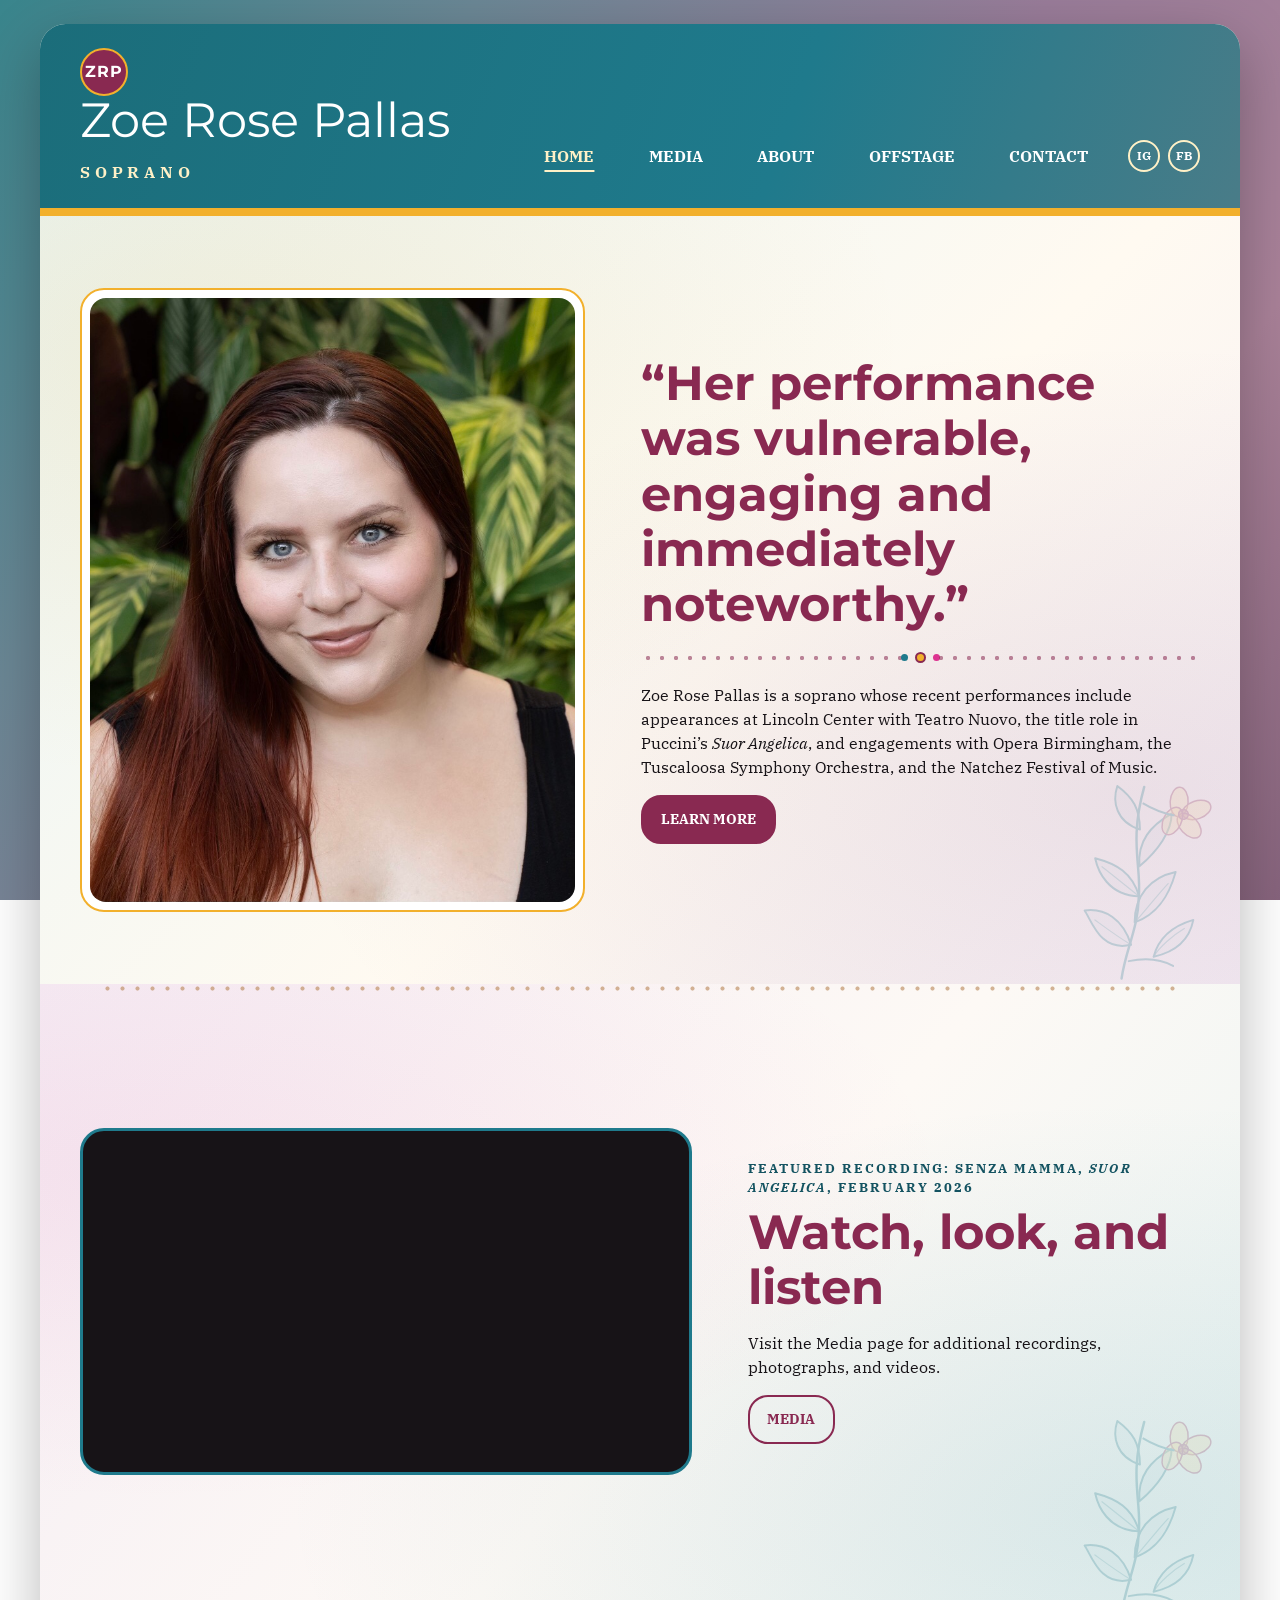
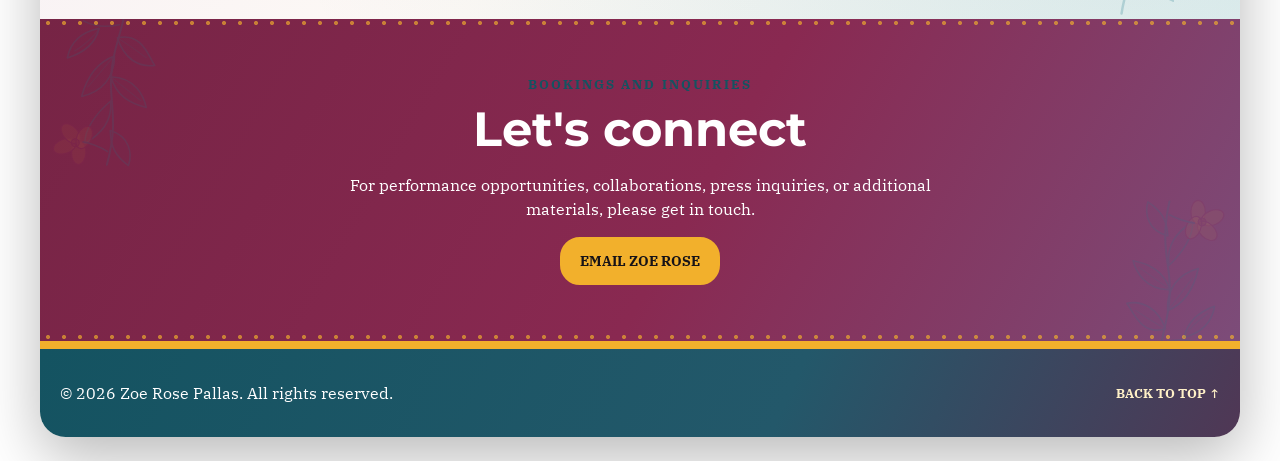
<file: index.html>
<!DOCTYPE html>
<html lang="en">

<head>
    <meta charset="UTF-8">
    <meta name="viewport" content="width=device-width, initial-scale=1.0">
    <meta name="description" content="Official website of soprano Zoe Rose Pallas.">
    <title>Zoe Rose Pallas | Soprano</title>
    <link rel="stylesheet" href="css/styles.css">
    <link rel="stylesheet" href="css/visual-polish.css">
</head>

<body id="top">
    <div class="container">
        <header class="site-header">
            <div class="header-inner">
                <div class="brand-wrap">
                    <a class="brand" href="index.html" aria-label="homepage">
                        <span class="brand-mark">ZRP</span>
                        <span>
                            <span class="brand-title">Zoe Rose Pallas</span>
                            <span class="brand-subtitle">Soprano</span>
                        </span>
                    </a>
                </div>

                <div class="header-actions">
                    <nav class="site-nav" aria-label="Main navigation">
                        <ul>
                            <li><a href="index.html" aria-current="page">Home</a></li>
                            <li><a href="media.html">Media</a></li>
                            <li><a href="about.html">About</a></li>
                            <li><a href="offstage.html">Offstage</a></li>
                            <li><a href="#contact">Contact</a></li>
                        </ul>
                    </nav>

                    <div class="social-links" aria-label="Social media links">
                        <!-- Replace the # symbols with your real Instagram and Facebook URLs. -->
                        <a href="https://www.instagram.com/zoerosepallas" target="_blank" aria-label="Instagram">IG</a>
                        <a href="https://www.facebook.com/zoe.proeber/" target="_blank" aria-label="Facebook">FB</a>
                    </div>
                </div>
            </div>
        </header>

        <main>
            <div class="section home-hero">
                <div class="portrait-frame">
                    <img src="assets/ZoeRoseheadshotaug22.jpg"
                        alt="Placeholder for a professional headshot of soprano Zoe Rose Pallas">
                </div>

                <div class="hero-copy floral-corner">
                    <h2>“Her performance was vulnerable, engaging and immediately
                        noteworthy.”</h2>
                    <div class="bead-rule" aria-hidden="true"><span></span></div>
                    <p>
                        Zoe Rose Pallas is a soprano whose recent performances include appearances at Lincoln Center
                        with Teatro Nuovo, the title role in Puccini’s <cite>Suor Angelica</cite>, and engagements with
                        Opera Birmingham, the Tuscaloosa Symphony Orchestra, and the Natchez Festival of Music.
                    </p>
                    <a class="button" href="about.html">Learn More</a>
                </div>
            </div>

            <div class="section featured-media">
                <div class="featured-grid">
                    <div class="video-frame">
                        <iframe src="https://www.youtube.com/embed/Ipj-p6ooKJI"
                            title="Featured performance by Zoe Rose Pallas" loading="lazy"
                            allow="accelerometer; autoplay; clipboard-write; encrypted-media; gyroscope; picture-in-picture; web-share"
                            allowfullscreen>
                        </iframe>
                    </div>

                    <div>
                        <p class="eyebrow">Featured recording: Senza mamma, <cite>Suor Angelica</cite>, February 2026
                        </p>
                        <h2>Watch, look, and listen</h2>
                        <p>
                            Visit the Media page for additional recordings, photographs, and videos.
                        </p>
                        <a class="button button-outline" href="media.html">Media</a>
                    </div>
                </div>
            </div>

            <div class="contact-panel" id="contact">
                <p class="eyebrow">Bookings and inquiries</p>
                <h2>Let's connect</h2>
                <p>
                    For performance opportunities, collaborations, press inquiries, or additional materials, please
                    get in touch.
                </p>
                <a class="button" href="mailto:zoerosepallas@gmail.com">Email Zoe Rose</a>
            </div>
        </main>

        <footer class="site-footer">
            <div class="footer-inner">
                <p>&copy; 2026 Zoe Rose Pallas. All rights reserved.</p>
                <a class="back-to-top" href="#top">Back to top ↑</a>
            </div>
        </footer>
    </div>
</body>

</html>
</file>
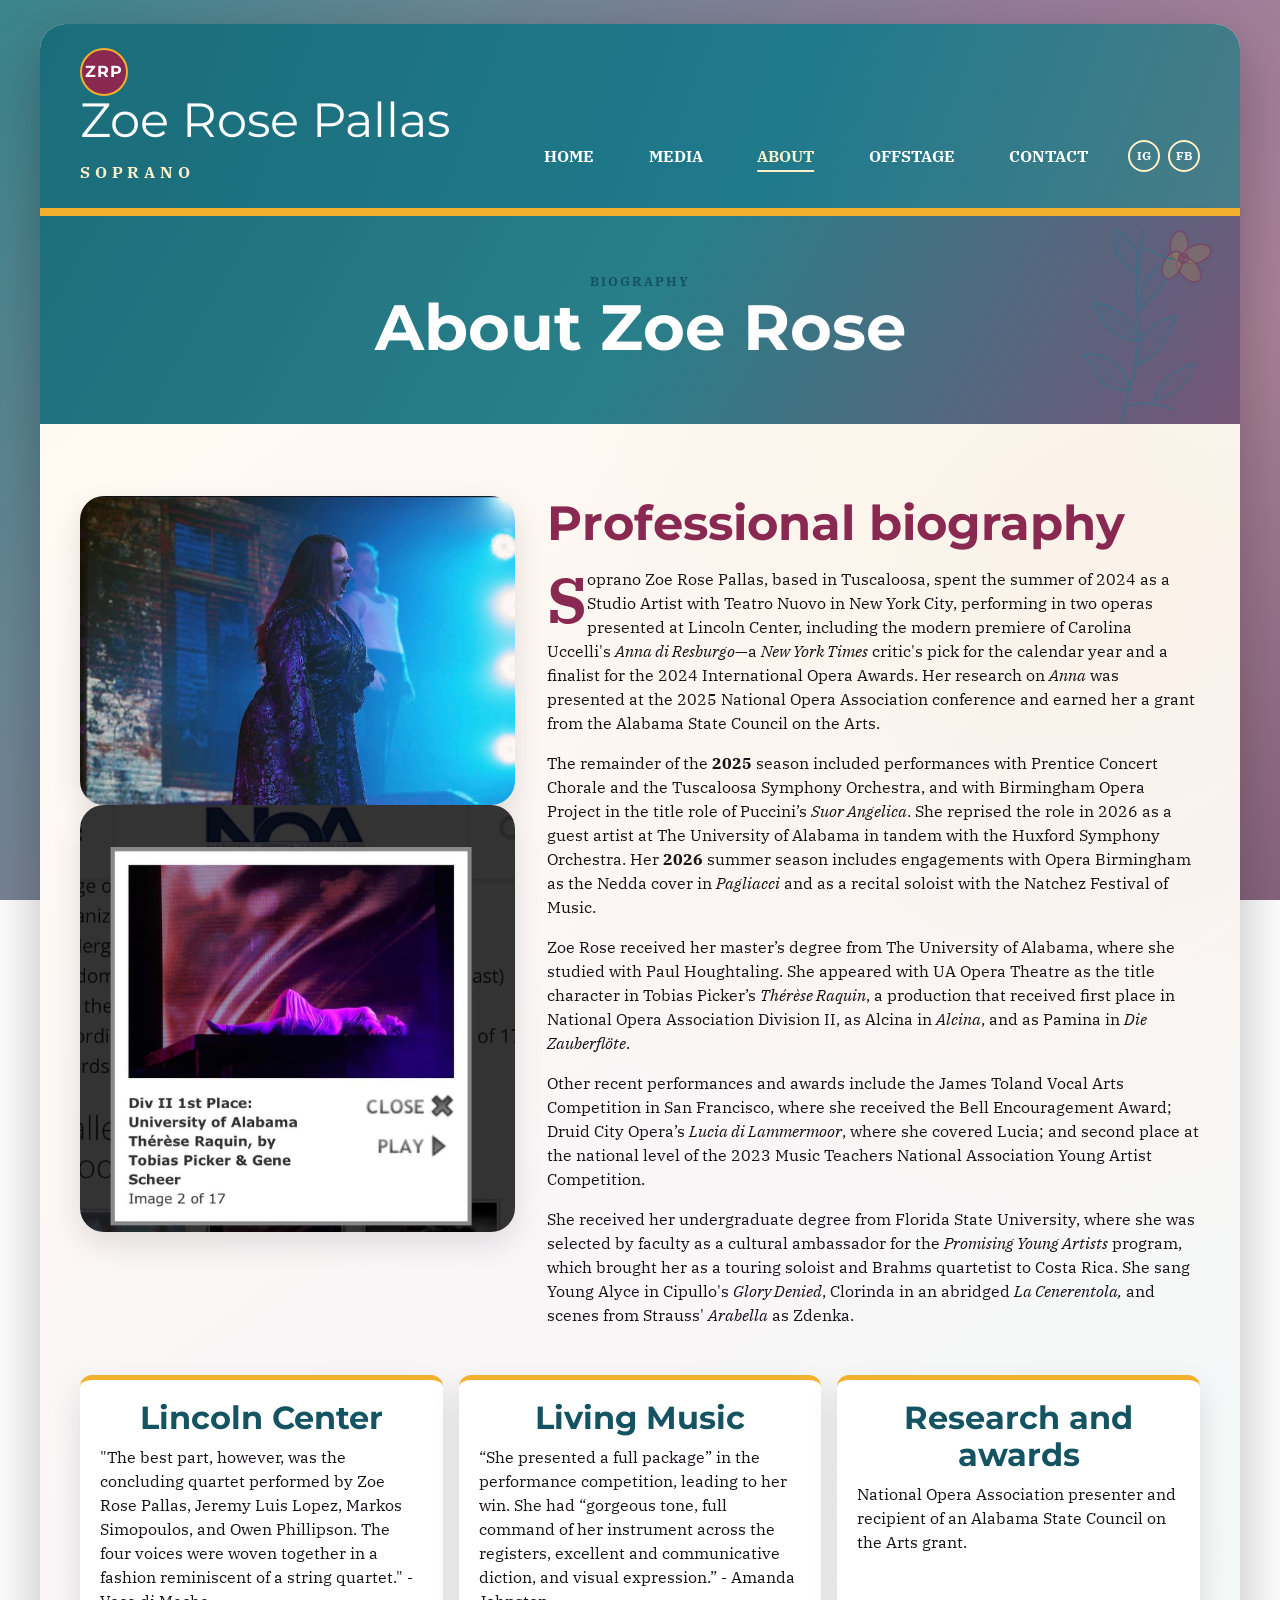
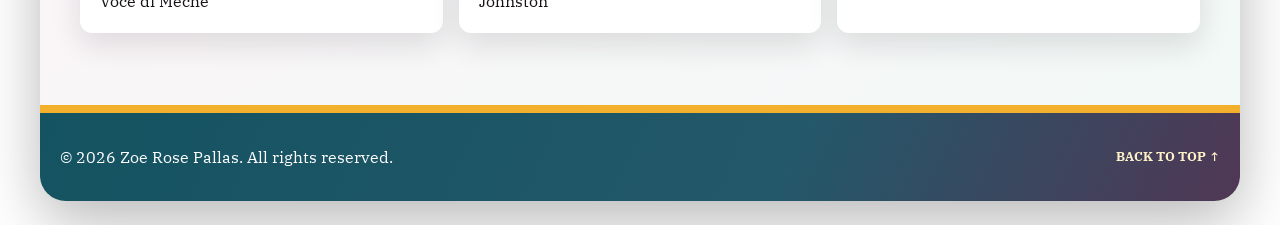
<file: about.html>
<!DOCTYPE html>
<html lang="en">

<head>
    <meta charset="UTF-8">
    <meta name="viewport" content="width=device-width, initial-scale=1.0">
    <meta name="description" content="Professional biography of soprano Zoe Rose Pallas.">
    <title>About | Zoe Rose Pallas, Soprano</title>
    <link rel="stylesheet" href="css/styles.css">
    <link rel="stylesheet" href="css/visual-polish.css">
</head>

<body id="top">
    <div class="container">
        <header class="site-header">
            <div class="header-inner">
                <div class="brand-wrap">
                    <a class="brand" href="index.html" aria-label="Zoe Rose Pallas homepage">
                        <span class="brand-mark" aria-hidden="true">ZRP</span>
                        <span>
                            <span class="brand-title">Zoe Rose Pallas</span>
                            <span class="brand-subtitle">Soprano</span>
                        </span>
                    </a>
                </div>

                <div class="header-actions">
                    <nav class="site-nav" aria-label="Main navigation">
                        <ul>
                            <li><a href="index.html">Home</a></li>
                            <li><a href="media.html">Media</a></li>
                            <li><a href="about.html" aria-current="page">About</a></li>
                            <li><a href="offstage.html">Offstage</a></li>
                            <li><a href="index.html#contact">Contact</a></li>
                        </ul>
                    </nav>

                    <div class="social-links" aria-label="Social media links">
                        <a href="https://www.instagram.com/zoerosepallas" target="_blank" aria-label="Instagram">IG</a>
                        <a href="https://www.facebook.com/zoe.proeber/" target="_blank" aria-label="Facebook">FB</a>
                    </div>
                </div>
            </div>
        </header>

        <main>
            <div class="page-hero">
                <p class="eyebrow">Biography</p>
                <h1>About Zoe Rose</h1>
            </div>

            <div class="section">
                <div class="about-layout">
                    <div class="about-photo">
                        <img src="assets/therese.jpeg" alt="therese raquin soprano Zoe Rose Pallas">
                        <img src="assets/NOA.jpeg">
                    </div>

                    <article class="bio">
                        <h2>Professional biography</h2>

                        <p>
                            Soprano Zoe Rose Pallas, based in Tuscaloosa, spent the summer of 2024 as a Studio Artist
                            with Teatro Nuovo in New York City, performing in two operas presented at Lincoln Center,
                            including the modern premiere of Carolina Uccelli's <cite>Anna di Resburgo</cite>—a
                            <cite>New York Times</cite> critic's pick for the calendar year and a finalist for the 2024
                            International Opera Awards. Her research on <cite>Anna</cite> was presented at the 2025
                            National Opera Association conference and earned her a grant from the Alabama State Council
                            on the Arts.
                        </p>

                        <p>
                            The remainder of the <strong> 2025</strong> season included performances with Prentice
                            Concert Chorale and
                            the Tuscaloosa Symphony Orchestra, and with Birmingham Opera Project in the title role of
                            Puccini’s <cite>Suor Angelica</cite>. She reprised the role in 2026 as a guest artist at
                            The University of Alabama in tandem with the Huxford Symphony Orchestra. Her
                            <strong>2026</strong> summer
                            season includes engagements with Opera Birmingham as the Nedda cover in
                            <cite>Pagliacci</cite> and as a recital soloist with the Natchez Festival of Music.
                        </p>

                        <p>
                            Zoe Rose received her master’s degree from The University of Alabama, where she studied
                            with Paul Houghtaling. She appeared with UA Opera Theatre as the title character in Tobias
                            Picker’s <cite>Thérèse Raquin</cite>, a production that received first place in National
                            Opera Association Division II, as Alcina in <cite>Alcina</cite>, and as Pamina in
                            <cite>Die Zauberflöte</cite>.
                        </p>

                        <p>
                            Other recent performances and awards include the James Toland Vocal Arts Competition in San
                            Francisco, where she received the Bell Encouragement Award; Druid City Opera’s
                            <cite>Lucia di Lammermoor</cite>, where she covered Lucia; and second place at the national
                            level of the 2023 Music Teachers National Association Young Artist Competition.
                        </p>
                        <p>She received her undergraduate degree from Florida State University, where she was selected
                            by faculty
                            as a cultural ambassador for the <cite>Promising Young Artists</cite> program, which brought
                            her as a touring soloist and Brahms quartetist to Costa Rica. She sang Young Alyce in
                            Cipullo's <cite>Glory Denied</cite>, Clorinda in an abridged <cite>La Cenerentola,</cite>
                            and scenes from Strauss' <cite>Arabella</cite> as Zdenka.
                        </p>
                    </article>
                </div>

                <div class="highlights" aria-label="Career highlights">
                    <div class="highlight-card">
                        <h3 class="aboutCard">Lincoln Center</h3>
                        <p>"The best part, however, was the concluding quartet performed by Zoe Rose Pallas, Jeremy Luis
                            Lopez, Markos Simopoulos,
                            and Owen Phillipson. The four voices were woven together in a fashion reminiscent of a
                            string quartet." - Voce di Meche</p>
                    </div>

                    <div class="highlight-card">
                        <h3 class="aboutCard">Living Music</h3>
                        <p>“She presented a full package” in the performance competition, leading to
                            her win. She had “gorgeous tone, full command of her instrument
                            across the registers, excellent and communicative diction, and visual
                            expression.” - Amanda Johnston</p>
                    </div>

                    <div class="highlight-card">
                        <h3 class="aboutCard">Research and awards</h3>
                        <p>National Opera Association presenter and recipient of an Alabama State Council on the Arts
                            grant.</p>
                    </div>
                </div>
            </div>
        </main>

        <footer class="site-footer">
            <div class="footer-inner">
                <p>&copy; 2026 Zoe Rose Pallas. All rights reserved.</p>
                <a class="back-to-top" href="#top">Back to top ↑</a>
            </div>
        </footer>
    </div>
</body>

</html>
</file>
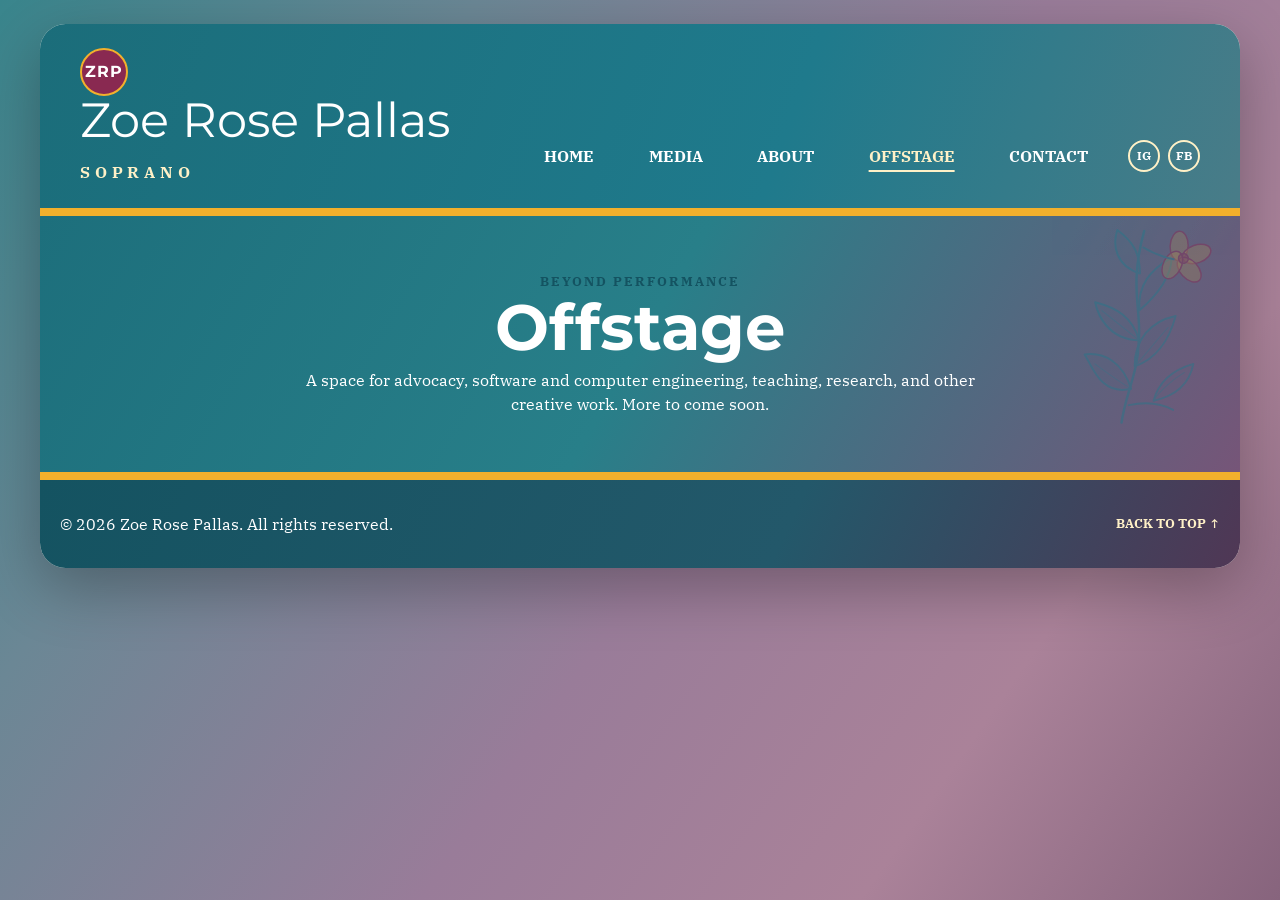
<file: offstage.html>
<!DOCTYPE html>
<html lang="en">

<head>
    <meta charset="UTF-8">
    <meta name="viewport" content="width=device-width, initial-scale=1.0">
    <meta name="description"
        content="Offstage projects, advocacy, technology, teaching, and other work by soprano Zoe Rose Pallas.">
    <title>Offstage | Zoe Rose Pallas, Soprano</title>
    <link rel="stylesheet" href="css/styles.css">
    <link rel="stylesheet" href="css/visual-polish.css">
</head>

<body id="top">
    <div class="container">
        <header class="site-header">
            <div class="header-inner">
                <div class="brand-wrap">
                    <a class="brand" href="index.html" aria-label="Zoe Rose Pallas homepage">
                        <span class="brand-mark" aria-hidden="true">ZRP</span>
                        <span>
                            <span class="brand-title">Zoe Rose Pallas</span>
                            <span class="brand-subtitle">Soprano</span>
                        </span>
                    </a>
                </div>

                <div class="header-actions">
                    <nav class="site-nav" aria-label="Main navigation">
                        <ul>
                            <li><a href="index.html">Home</a></li>
                            <li><a href="media.html">Media</a></li>
                            <li><a href="about.html">About</a></li>
                            <li><a href="offstage.html" aria-current="page">Offstage</a></li>
                            <li><a href="index.html#contact">Contact</a></li>
                        </ul>
                    </nav>

                    <div class="social-links" aria-label="Social media links">
                        <a href="https://www.instagram.com/zoerosepallas" target="_blank" aria-label="Instagram">IG</a>
                        <a href="https://www.facebook.com/zoe.proeber/" target="_blank" aria-label="Facebook">FB</a>
                    </div>
                </div>
            </div>
        </header>

        <main>
            <div class="page-hero">
                <p class="eyebrow">Beyond performance</p>
                <h1>Offstage</h1>
                <p>
                    A space for advocacy, software and computer engineering, teaching, research, and other
                    creative work. More to come soon.</p>
            </div>
            <!-- </p>
            </section>

            <section class="section">
                <div class="section-intro">
                    <h2>The work beyond the stage</h2>
                    <p>
                        This page is intentionally structured as an editable starting point. Replace the sample text
                        below with project descriptions, links, photographs, publications, or future announcements.
                    </p>
                </div>

                <div class="offstage-grid">
                    <article class="offstage-card">
                        <p class="eyebrow">Advocacy</p>
                        <h3>Community and impact</h3>
                        <p>
                            Add information about advocacy, community-centered performance projects, or causes that
                            shape your work.
                        </p>
                    </article>

                    <article class="offstage-card">
                        <p class="eyebrow">Technology</p>
                        <h3>Software and web development</h3>
                        <p>
                            Add coding projects, portfolio links, technical skills, or reflections on combining
                            technology with the arts.
                        </p>
                    </article>

                    <article class="offstage-card">
                        <p class="eyebrow">Teaching</p>
                        <h3>Education and mentorship</h3>
                        <p>
                            Add teaching experience, studio information, workshops, course work, or your approach to
                            helping students grow.
                        </p>
                    </article>

                    <article class="offstage-card">
                        <p class="eyebrow">Research</p>
                        <h3>Scholarship and writing</h3>
                        <p>
                            Add conference presentations, opera research, publications, program notes, or future
                            research interests.
                        </p>
                    </article>
                </div>
            </section>

            <section class="contact-panel">
                <h2>Interested in a project?</h2>
                <p>Use this area for collaboration inquiries, teaching requests, speaking engagements, or project links.</p>
                <a class="button" href="mailto:your-email@example.com">Get in touch</a>
            </section> -->
        </main>

        <footer class="site-footer">
            <div class="footer-inner">
                <p>&copy; 2026 Zoe Rose Pallas. All rights reserved.</p>
                <a class="back-to-top" href="#top">Back to top ↑</a>
            </div>
        </footer>
    </div>
</body>

</html>
</file>
<file: css/styles.css>
@import url("https://fonts.googleapis.com/css2?family=IBM+Plex+Serif:ital,wght@0,400;0,600;0,700;1,400&family=Montserrat:wght@400;500;600;700&display=swap");

:root {
  --teal: #1f7a8c;
  --teal-dark: #145361;
  --lavender: #885a89;
  --gold: #f2b02c;
  --pink: #dd3290;
  --berry: #892951;
  --white: #ffffff;
  --black: #171317;
  --cream: #fffaf1;
  --soft-lavender: #f3eaf3;
  --soft-gold: #fff1c7;
  --soft-teal: #e7f4f5;

  --sans: "Montserrat", sans-serif;
  --serif: "IBM Plex Serif", Georgia, serif;

  --shadow: 0 12px 30px rgba(23, 19, 23, 0.12);
  --radius-small: 0.75rem;
  --radius-large: 1.5rem;
  --max-width: 1200px;
}

/* ---------- Base styles ---------- */

html {
  box-sizing: border-box;
  scroll-behavior: smooth;
}

*,
*::before,
*::after {
  box-sizing: inherit;
}

body {
  margin: 0;
  color: var(--black);
  background-color: var(--teal-dark);
  font-family: var(--serif);
  font-size: 1rem;
  line-height: 1.5;
}

img,
iframe {
  display: block;
  max-width: 100%;
}

a {
  color: inherit;
}

h1,
h2,
h3 {
  margin-top: 0;
  font-family: var(--sans);
  line-height: 1.15;
}

h1 {
  margin-bottom: 0.2rem;
  font-size: clamp(2rem, 8vw, 4rem);
}

h2 {
  margin-bottom: 1rem;
  font-size: clamp(2rem, 6vw, 3rem);
  color: var(--berry);

}

h3 {
  margin-bottom: 0.5rem;
  font-size: clamp(1.35rem, 4vw, 2rem);
  color: var(--teal-dark);
}

p {
  margin-top: 0;
}

.container {
  width: min(100%, var(--max-width));
  margin: 0 auto;
  background-color: var(--cream);
  overflow: hidden;
}

.section {
  padding: 3.5rem 1.25rem;
}

.section-intro {
  max-width: 750px;
  margin: 0 auto 2rem;
  text-align: center;
}

.eyebrow {
  margin-bottom: 0.5rem;
  color: var(--teal-dark);
  font-size: .8rem;
  font-weight: 700;
  letter-spacing: 0.16em;
  text-transform: uppercase;
}

.button {
  display: inline-block;
  padding: 0.75rem 1.1rem;
  border: 2px solid var(--berry);
  border-radius: 20px;
  background-color: var(--berry);
  color: var(--white);
  font-size: 0.85rem;
  font-weight: 700;
  text-decoration: none;
  text-transform: uppercase;
}

.button:hover,
.button:focus-visible {
  border-color: var(--teal-dark);
  background-color: var(--teal-dark);
  transform: translateY(-2px);
}

.button-outline {
  background-color: transparent;
  color: var(--berry);
}

.button-outline:hover,
.button-outline:focus-visible {
  color: var(--white);
}

.text-link {
  color: var(--berry);
  font-weight: 700;
  text-underline-offset: 0.25rem;
}

/* ---------- Decorative brand details ---------- */

.bead-rule {
  display: flex;
  align-items: center;
  gap: 0.5rem;
  margin: 1.25rem 0;
}

.bead-rule::before,
.bead-rule::after {
  content: "";
  height: 2px;
  flex: 1;
  background-color: var(--gold);
}

.bead-rule span {
  width: 0.7rem;
  height: 0.7rem;
  border: 2px solid var(--berry);
  border-radius: 50%;
  background-color: var(--gold);
  box-shadow:
    1rem 0 0 -2px var(--pink),
    -1rem 0 0 -2px var(--teal);
}


/* ---------- Header and navigation ---------- */

.site-header {
  position: relative;
  padding: 1.5rem 1.25rem;
  border-bottom: 8px solid var(--gold);
  background-color: var(--teal);
  color: var(--white);
}

.header-inner {
  display: flex;
  flex-direction: column;
  align-items: center;
  gap: 1rem;
  text-align: center;
}

.brand {
  text-decoration: none;
}

.brand-mark {
  display: inline-grid;
  width: 3rem;
  height: 3rem;
  margin-bottom: 0.5rem;
  place-items: center;
  border: 2px solid var(--gold);
  border-radius: 50px;
  background-color: var(--berry);
  color: var(--white);
  font-family: var(--sans);
  font-size: 1rem;
  font-weight: 700;
  letter-spacing: 0.06rem;
}

.brand-title {
  display: block;
  font-family: var(--sans);
  font-size: clamp(1.7rem, 7vw, 3rem);
  line-height: 1;
}

.brand-subtitle {
  display: block;
  margin-top: 1rem;
  color: var(--soft-gold);
  font-size: 1rem;
  font-weight: bold;
  letter-spacing: 0.3rem;
  text-transform: uppercase;
}

.site-nav ul {
  display: flex;
  flex-flow: row wrap;
  justify-content: center;
  gap: 0.5rem 1rem;
  margin: 0;
  padding: 0;
  list-style: none;
}

.site-nav a {
  display: block;
  padding: 1rem;
  color: var(--white);
  font-size: 1rem;
  font-weight: bold;
  text-decoration: none;
  text-transform: uppercase;
}

.site-nav a:hover,
.site-nav a:focus-visible,
.site-nav a[aria-current="page"] {
  color: var(--soft-gold);
  text-decoration: underline;
  text-decoration-thickness: 2px;
  text-underline-offset: 0.5rem;
}

.social-links {
  display: flex;
  justify-content: center;
  gap: 0.5rem;
}

.social-links a {
  display: inline-grid;
  width: 2rem;
  height: 2rem;
  place-items: center;
  border: 2px solid var(--soft-gold);
  border-radius: 50px;
  color: var(--white);
  font-size: .75rem;
  font-weight: bold;
  text-decoration: none;
}

.social-links a:hover,
.social-links a:focus-visible {
  background-color: var(--gold);
  color: var(--black);
}

.home-hero {
  display: grid;
  gap: 1.5rem;
  background:
    var(--soft-teal);
}

.portrait-frame {
  padding: 0.5rem;
  border: 2px solid var(--gold);
  border-radius: var(--radius-large);
  background-color: var(--white);
}

.portrait-frame img {
  width: 100%;
  min-height: 340px;
  border-radius: calc(var(--radius-large) - 0.5rem);
}

.hero-copy {
  align-self: center;
}

.hero-copy p {
  max-width: 680px;
}

.featured-media {
  background-color: var(--soft-lavender);
}

.featured-grid {
  display: grid;
  gap: 1.5rem;
  align-items: center;
}

.video-frame {
  overflow: hidden;
  border: 3px solid var(--teal);
  border-radius: var(--radius-large);
  background-color: var(--black);
}

.video-frame iframe {
  width: 100%;
  aspect-ratio: 16 / 9;
  border: 0;
}

.contact-panel {
  position: relative;
  overflow: hidden;
  padding: 2.25rem 1.25rem;
  border-top: 8px solid var(--gold);
  border-bottom: 8px solid var(--gold);
  background-color: var(--berry);
  color: var(--white);
  text-align: center;
}

.contact-panel::before,
.contact-panel::after {
  content: "✦";
  position: absolute;
  color: var(--soft-gold);
  font-size: 4rem;
  opacity: 0.25;
}

.contact-panel::before {
  top: -1rem;
  left: 1rem;
}

.contact-panel::after {
  right: 1rem;
  bottom: -1rem;
}

.contact-panel h2 {
  color: var(--white);
}

.contact-panel p {
  max-width: 650px;
  margin-right: auto;
  margin-left: auto;
}

.contact-panel .button {
  border-color: var(--gold);
  background-color: var(--gold);
  color: var(--black);
}

.contact-panel .button:hover,
.contact-panel .button:focus-visible {
  border-color: var(--white);
  background-color: var(--white);
}

/* ---------- Interior page hero ---------- */

.page-hero {
  padding: 3.5rem 1.25rem;
  background: #207A8C;
  color: var(--white);
  text-align: center;
}

.page-hero h1 {
  color: var(--white);
}

.page-hero p {
  max-width: 700px;
  margin-right: auto;
  margin-bottom: 0;
  margin-left: auto;
}

/* ---------- About page ---------- */

.about-layout {
  display: grid;
  gap: 2rem;
}

.about-photo img {
  width: 100%;
  max-height: 650px;
  border-radius: var(--radius-large);
  object-fit: cover;
  object-position: center top;
  box-shadow: var(--shadow);
}

.aboutCard {
  text-align: center;
}

.bio {
  max-width: 800px;
}

.bio p:first-of-type::first-letter {
  float: left;
  color: var(--berry);
  font-family: var(--serif);
  font-size: 4rem;
  font-weight: bold;
  line-height: 1;
}

.highlights {
  display: grid;
  grid-template-columns: 1fr;
  gap: 1rem;
  margin-top: 2rem;
}

.highlight-card {
  padding: 1.25rem;
  border-top: 5px solid var(--gold);
  border-radius: var(--radius-small);
  background-color: var(--white);
  box-shadow: var(--shadow);
}

.highlight-card p {
  margin-bottom: 0;
}

/* ---------- Media page ---------- */

.video-gallery {
  display: grid;
  gap: 1.5rem;
}

.media-card {
  padding: 1rem;
  border-radius: var(--radius-large);
  background-color: var(--white);
  box-shadow: var(--shadow);
}

.media-card .video-frame {
  border-width: 2px;
  box-shadow: none;
}

.media-card h3 {
  margin-top: 1rem;
}

.media-card p:last-child {
  margin-bottom: 0;
}

.short-video iframe {
  aspect-ratio: 9 / 16;
  max-height: 650px;
  margin: 0 auto;
}

/* .photo-gallery {
  display: grid;
  grid-template-columns: 1fr;
  gap: 1rem;
} */

.gallery-item {
  margin: 0;
  overflow: hidden;
  border: 0.5rem solid var(--white);
  border-radius: var(--radius-small);
  background-color: var(--white);
  box-shadow: var(--shadow);
}

.gallery-item img {
  width: 100%;
  aspect-ratio: 4 / 3;
  object-fit: cover;
}

.gallery-item figcaption {
  padding: 0.75rem 0.5rem 0.5rem;
  color: var(--teal-dark);
  font-size: .8rem;
  font-weight: 600;
}

/* ---------- Offstage page ---------- */

.offstage-grid {
  display: grid;
  gap: 1.25rem;
}

.offstage-card {
  min-height: 230px;
  padding: 1.5rem;
  border-radius: var(--radius-large);
  background-color: var(--white);
  box-shadow: var(--shadow);
}

.offstage-card:nth-child(1) {
  border-top: 7px solid var(--teal);
}

.offstage-card:nth-child(2) {
  border-top: 7px solid var(--pink);
}

.offstage-card:nth-child(3) {
  border-top: 7px solid var(--gold);
}

.offstage-card:nth-child(4) {
  border-top: 7px solid var(--lavender);
}

.carousel {
    position: relative;
    width: 100%;
    max-width: 1100px;
    margin: 0 auto;
}

.carousel-slides {
    position: relative;
}

.carousel-slide {
    display: none;
    margin: 0;
}

.carousel-slide.active {
    display: block;
}

.carousel-slide img {
    width: 100%;
    max-height: 650px;
    object-fit: contain;
    cursor: pointer;
    border-radius: 12px;
}

.carousel-slide figcaption {
    text-align: center;
    margin-top: 0.75rem;
}

/* Previous / next buttons */

.carousel-button {
    position: absolute;
    top: 50%;
    transform: translateY(-50%);
    z-index: 10;

    border: none;
    border-radius: 50%;

    width: 50px;
    height: 50px;

    background-color: rgba(31, 122, 140, 0.55);
    color: white;

    font-size: 2rem;
    cursor: pointer;

    transition: background-color 0.3s ease;
}

.carousel-button:hover {
    background-color: rgba(137, 41, 81, 0.9);
}

.prev {
    left: 15px;
}

.next {
    right: 15px;
}

/* ---------- Footer ---------- */

.site-footer {
  padding: 2rem 1.25rem;
  border-top: 8px solid var(--gold);
  background-color: var(--teal-dark);
  color: var(--white);
  text-align: center;
}

.footer-inner {
  display: flex;
  flex-direction: column;
  align-items: center;
  gap: 1rem;
}

.site-footer p {
  margin-bottom: 0;
}

.back-to-top {
  color: var(--soft-gold);
  font-size: 0.8rem;
  font-weight: 700;
  text-decoration: none;
  text-transform: uppercase;
}

.back-to-top:hover,
.back-to-top:focus-visible {
  text-decoration: underline;
  text-underline-offset: 0.5rem;
}

/* ---------- Tablet ---------- */

@media (min-width: 650px) {
  .section {
    padding: 4.5rem 2.5rem;
  }

  .site-header {
    padding-right: 2.5rem;
    padding-left: 2.5rem;
  }

  .header-inner {
    display: grid;
    grid-template-columns: 1fr auto;
    align-items: end;
    text-align: left;
  }

  .brand-wrap {
    display: flex;
    align-items: center;
    gap: 1rem;
  }

  .brand-mark {
    flex: 0 0 auto;
    margin-bottom: 0;
  }

  .header-actions {
    display: flex;
    flex-direction: column;
    align-items: flex-end;
    gap: 0.8rem;
  }

  .site-nav ul {
    justify-content: flex-end;
  }

  .home-hero,
  .featured-grid {
    grid-template-columns: minmax(250px, 0.9fr) minmax(0, 1.1fr);
    padding-top: 4.5rem;
    padding-bottom: 4.5rem;
  }

  .featured-grid {
    grid-template-columns: minmax(0, 1.15fr) minmax(260px, 0.85fr);
  }

  .about-layout {
    grid-template-columns: minmax(250px, 0.8fr) minmax(0, 1.2fr);
    align-items: start;
  }

  .highlights,
  /* .photo-gallery, */
  .offstage-grid {
    grid-template-columns: repeat(2, 1fr);
  }

  .video-gallery {
    grid-template-columns: repeat(2, 1fr);
  }

  .media-card:first-child {
    grid-column: 1 / -1;
  }

  .contact-panel {
    padding: 3.5rem 2.5rem;
  }

  .footer-inner {
    flex-direction: row;
    justify-content: space-between;
    text-align: left;
  }
}

/* ---------- Desktop ---------- */

@media (min-width: 1000px) {
  body {
    padding: 1.5rem 0;
  }

  .container {
    border-radius: 1.6rem;
    box-shadow: 0 20px 60px rgba(0, 0, 0, 0.28);
  }

  .header-inner {
    grid-template-columns: auto 1fr;
    gap: 2rem;
  }

  .header-actions {
    flex-direction: row;
    justify-content: flex-end;
    align-items: center;
    gap: 1.5rem;
  }

  .site-nav ul {
    gap: 1.4rem;
  }

  .home-hero {
    grid-template-columns: minmax(340px, 0.95fr) minmax(0, 1.05fr);
    gap: 3.5rem;
  }

  .featured-grid {
    gap: 3.5rem;
  }

  .highlights {
    grid-template-columns: repeat(3, 1fr);
  }

  /* .photo-gallery {
    grid-template-columns: repeat(3, 1fr);
  } */

  .offstage-grid {
    grid-template-columns: repeat(4, 1fr);
  }

  .video-gallery {
    grid-template-columns: 1fr 1fr 0.75fr;
  }

  .media-card:first-child {
    grid-column: auto;
  }
}
</file>
<file: css/visual-polish.css>
/*
  Zoe Rose Pallas visual polish
  ----------------------------
  Load this file AFTER css/styles.css on each page.
  This file only changes backgrounds and decorative details.
  It does not change your layout, carousel, image sizing, or JavaScript.
*/

/* 1. Softer, flowing gradients instead of flat color blocks */
.home-hero {
  background:
    radial-gradient(ellipse at 13% 17%, rgba(242, 176, 44, 0.12), transparent 48%),
    radial-gradient(ellipse at 91% 75%, rgba(136, 90, 137, 0.12), transparent 55%),
    linear-gradient(135deg, #eaf5f4 0%, #fffaf1 57%, #f5edf4 100%);
}

.featured-media {
  background:
    radial-gradient(ellipse at 9% 30%, rgba(221, 50, 144, 0.08), transparent 52%),
    radial-gradient(ellipse at 91% 83%, rgba(31, 122, 140, 0.11), transparent 55%),
    linear-gradient(130deg, #f5edf4 0%, #fdf9f5 55%, #eaf4f3 100%);
}

/* Interior-page sections, such as About and the Media page's first section */
.container main > .section:not(.home-hero):not(.featured-media) {
  background:
    radial-gradient(ellipse at 90% 13%, rgba(242, 176, 44, 0.07), transparent 45%),
    linear-gradient(145deg, #fffaf1, #faf6f8 56%, #f2f9f7);
}

.page-hero {
  background: linear-gradient(120deg, #1d6f7c 0%, #287f89 50%, #765578 100%);
}

.site-header {
  border-bottom: 0;
  background: linear-gradient(110deg, #1b6d7a 0%, #1f7a8c 62%, #497c88 100%);
}

.contact-panel {
  border-top: 0;
  border-bottom: 0;
  background:
    radial-gradient(circle, rgba(242, 176, 44, 0.65) 1.6px, transparent 2.4px)
      left top / 16px 8px repeat-x,
    radial-gradient(circle, rgba(242, 176, 44, 0.65) 1.6px, transparent 2.4px)
      left bottom / 16px 8px repeat-x,
    linear-gradient(120deg, #762445 0%, #892951 55%, #7c4c79 100%);
}

.site-footer {
  position: relative;
  border-top: 0;
  background: linear-gradient(115deg, #145361 0%, #23586a 62%, #503755 100%);
}

/* 2. A dotted, beaded edge on the header and footer */
/* .site-header::after,
.site-footer::before {
  content: "";
  position: absolute;
  left: 0;
  right: 0;
  height: 8px;
  pointer-events: none;
  background:
    radial-gradient(circle, rgba(242, 176, 44, 0.8) 2px, transparent 2.6px)
    left center / 16px 8px repeat-x;
}

.site-header::after { bottom: 0; }
.site-footer::before { top: 0; } */

/* 3. Turn existing bead-rule lines into strings of tiny beads */
.bead-rule::before,
.bead-rule::after {
  height: 10px;
  background:
    radial-gradient(circle, rgba(137, 41, 81, 0.55) 1.8px, transparent 2.5px)
    left center / 14px 10px repeat-x;
}

/* A subtle bead border between back-to-back content sections */
.container main > .section + .section:not(.featured-media) {
  position: relative;
}

.container main > .section + .section:not(.featured-media)::before,
.featured-media::before {
  content: "";
  position: absolute;
  top: 0;
  left: 5%;
  width: 90%;
  height: 9px;
  pointer-events: none;
  opacity: 0.6;
  background:
    radial-gradient(circle, #b78454 1.7px, transparent 2.4px)
    left center / 15px 9px repeat-x;
}

/* 4. Botanical linework on section corners; purely decorative */
.home-hero,
.featured-media,
.page-hero {
  position: relative;
}

.home-hero::after,
.featured-media::after,
.page-hero::after {
  content: "";
  position: absolute;
  width: clamp(75px, 13vw, 155px);
  height: clamp(105px, 18vw, 205px);
  right: 0.8rem;
  bottom: 0.4rem;
  background: url("../assets/botanical-sprig.svg") center / contain no-repeat;
  opacity: 0.23;
  transform: rotate(-12deg);
  pointer-events: none;
}

.page-hero::after {
  top: 0;
  bottom: auto;
  opacity: 0.43;
}

/* Ensure botanical artwork stays visually behind text and images. */
.home-hero > *,
.featured-media > *,
.page-hero > * {
  position: relative;
  z-index: 1;
}

/* Replace the old star decorations with matching botanical sprigs. */
.contact-panel::before,
.contact-panel::after {
  content: "";
  width: 125px;
  height: 170px;
  background: url("../assets/botanical-sprig.svg") center / contain no-repeat;
  opacity: 0.16;
  pointer-events: none;
}

.contact-panel::before {
  top: -0.6rem;
  left: 0;
  transform: rotate(168deg);
}

.contact-panel::after {
  right: 0;
  bottom: -1rem;
  transform: rotate(-15deg);
}

/* Smaller ornaments on phones, keeping the same mobile-first layout. */
@media (max-width: 649px) {
  .home-hero::after,
  .featured-media::after,
  .page-hero::after {
    opacity: 0.13;
    width: 76px;
    height: 110px;
  }

  .contact-panel::before,
  .contact-panel::after {
    width: 75px;
    height: 110px;
  }
}

/* The content remains fully usable if the visitor prefers reduced motion. */
@media (prefers-reduced-motion: reduce) {
  .button {
    transition: none;
  }
}
/* Restore solid gold borders */

.site-header {
    border-bottom: 8px solid var(--gold);
}

.site-header::after {
    content: none;
}

.site-footer {
    border-top: 8px solid var(--gold);
}

.site-footer::before {
    content: none;
}
/* body {
    background: linear-gradient(
        145deg,
        #145361 0%,
        #1b6874 52%,
        #183f55 100%
    );
    background-attachment: fixed;
} */
/* body {
    background: linear-gradient(
        145deg,
        #42344f 0%,
        #60445e 55%,
        #302d48 100%
    );
    background-attachment: fixed;
} */
 /* body {
    background: linear-gradient(
        145deg,
        #76516d 0%,
        #986d88 55%,
        #594764 100%
    );
    background-attachment: fixed;
} */
body {
    background: linear-gradient(
        125deg,
        #39858c 0%,
        #6b8795 25%,
        #997c99 55%,
        #aa8299 78%,
        #87647d 100%
    );
    background-attachment: fixed;
}
</file>
